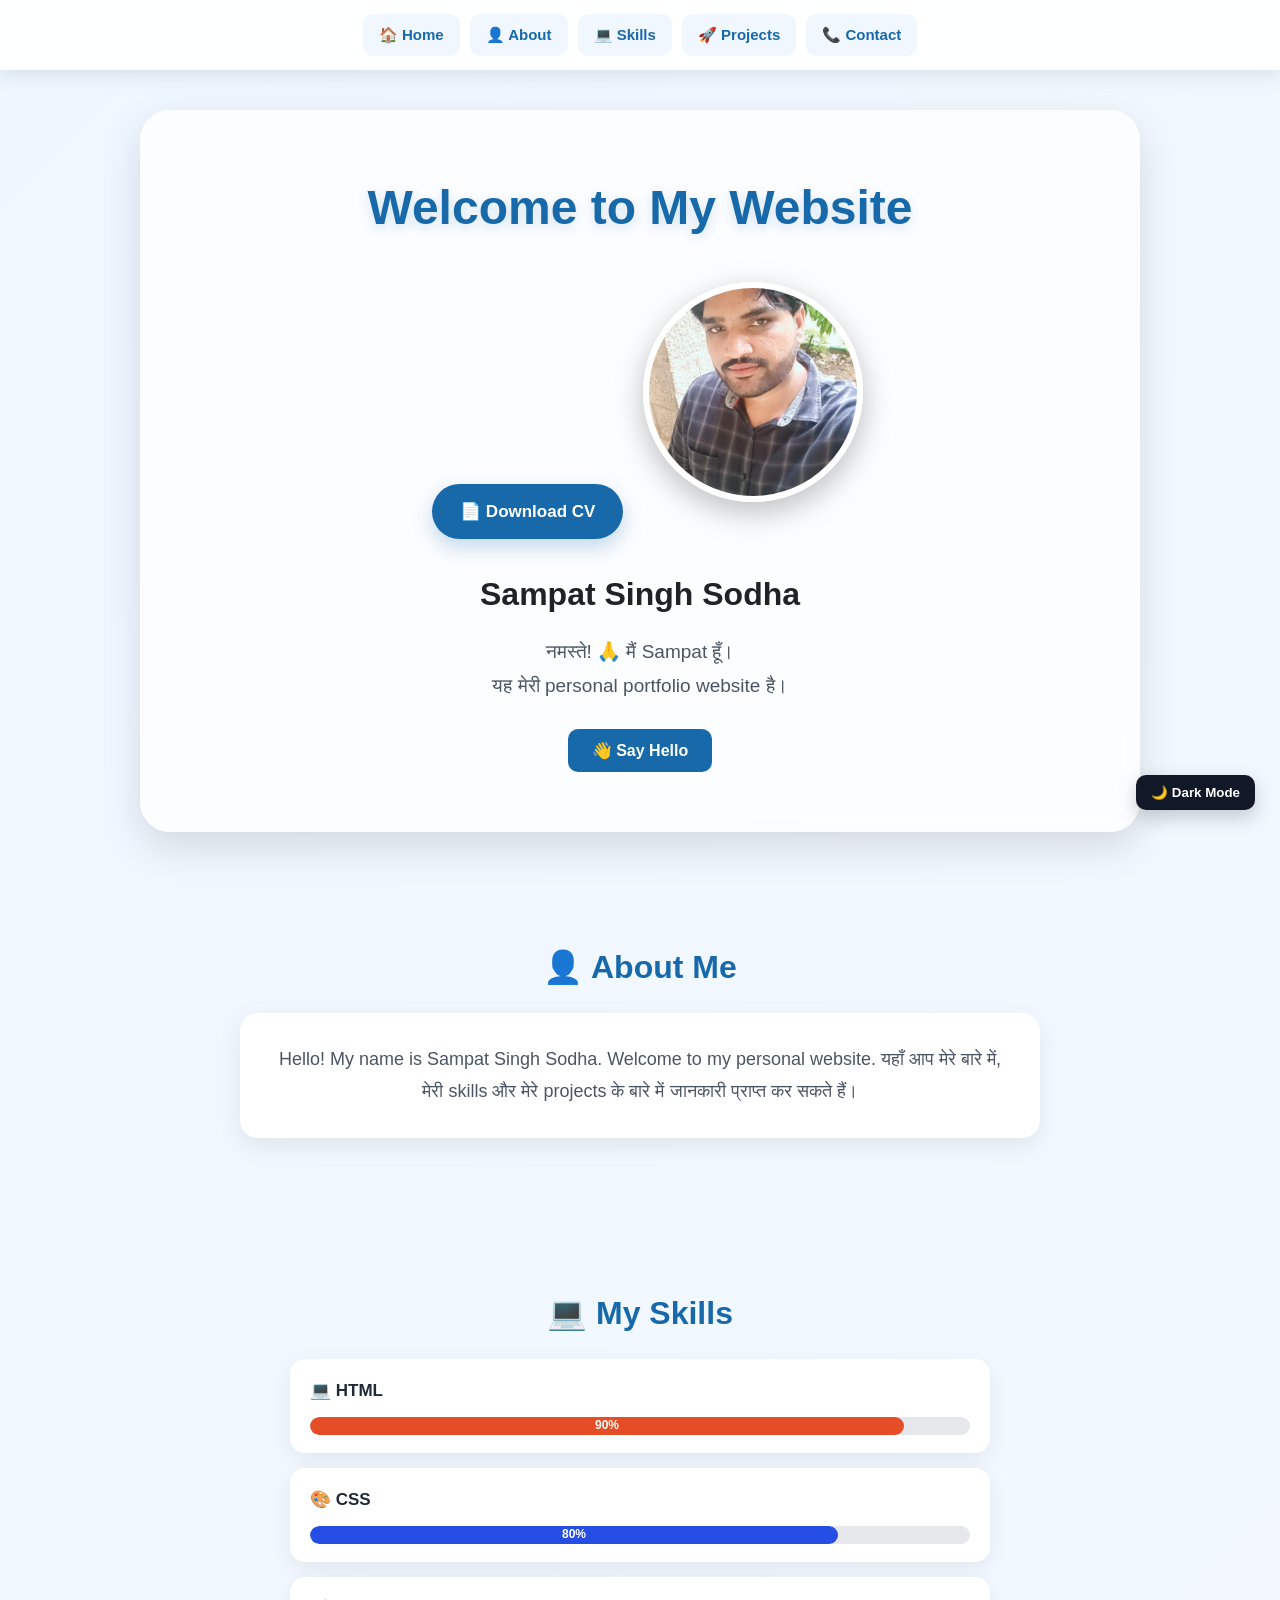
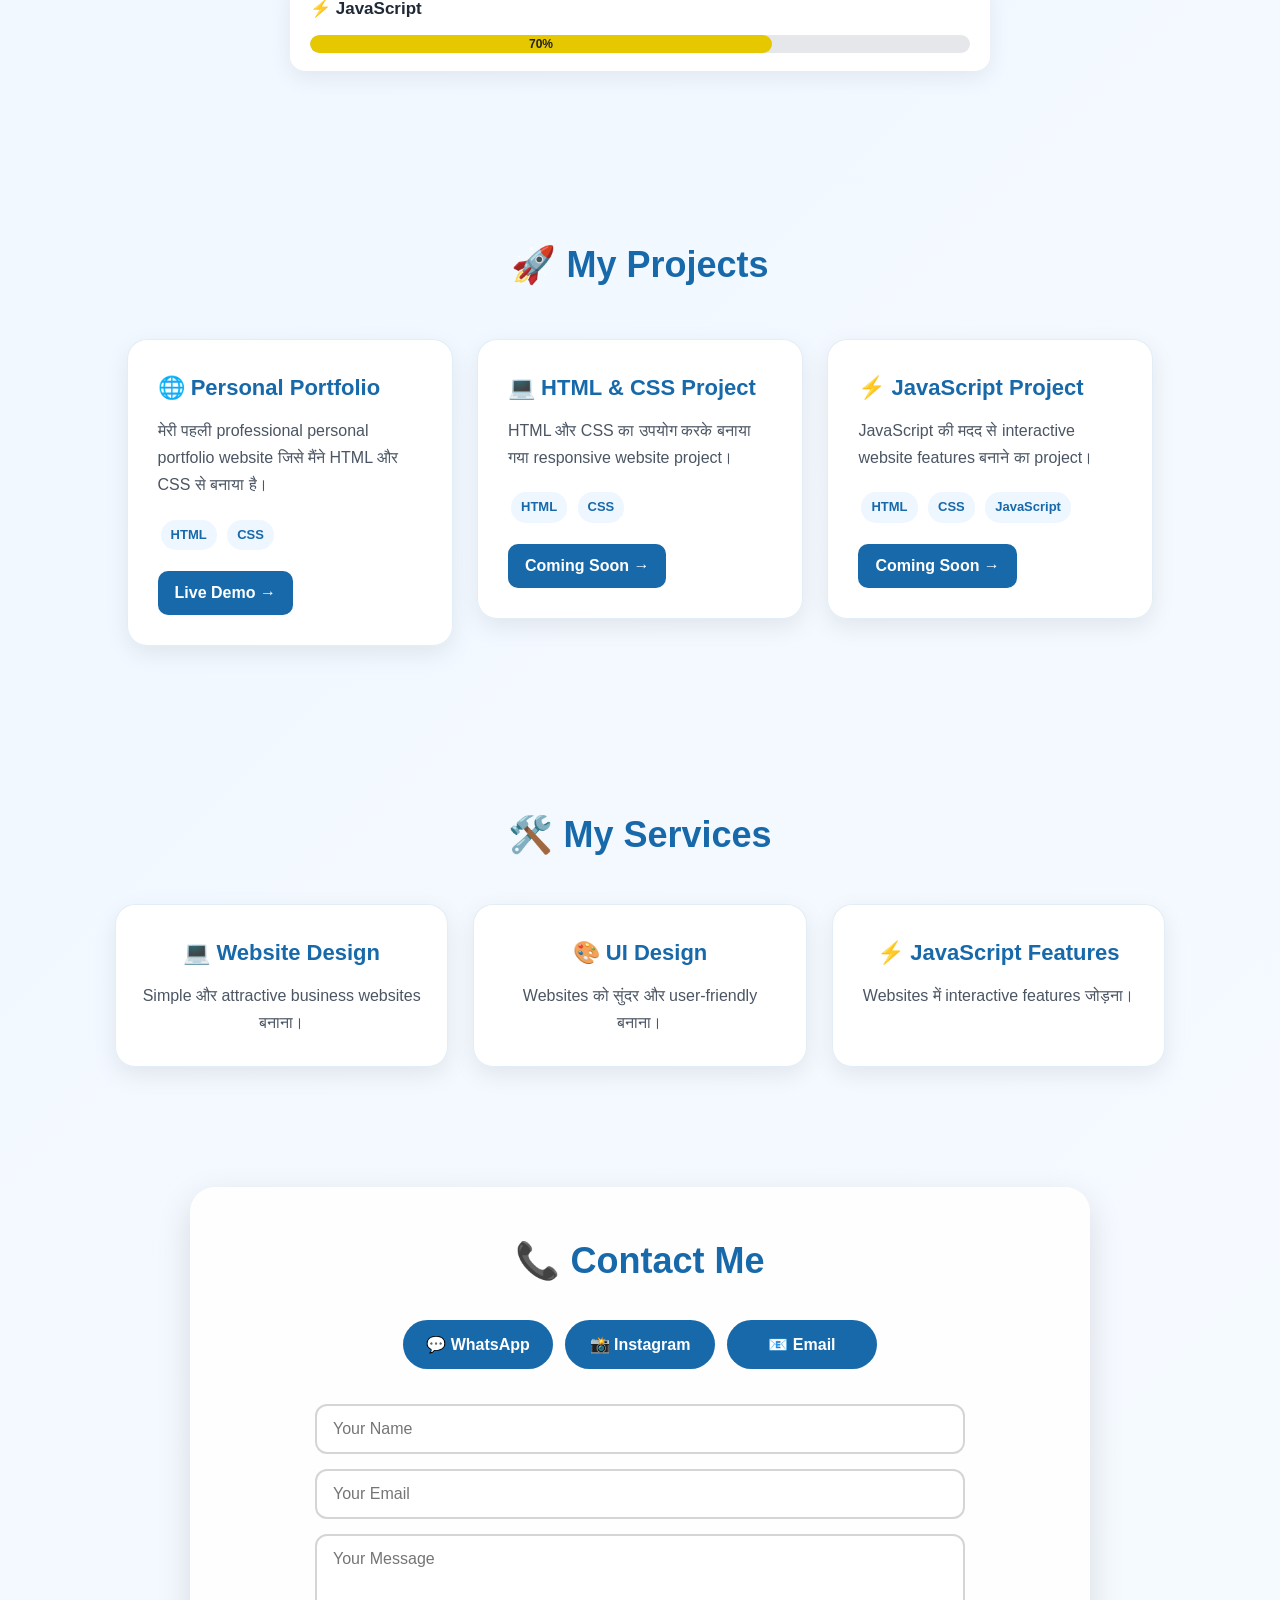
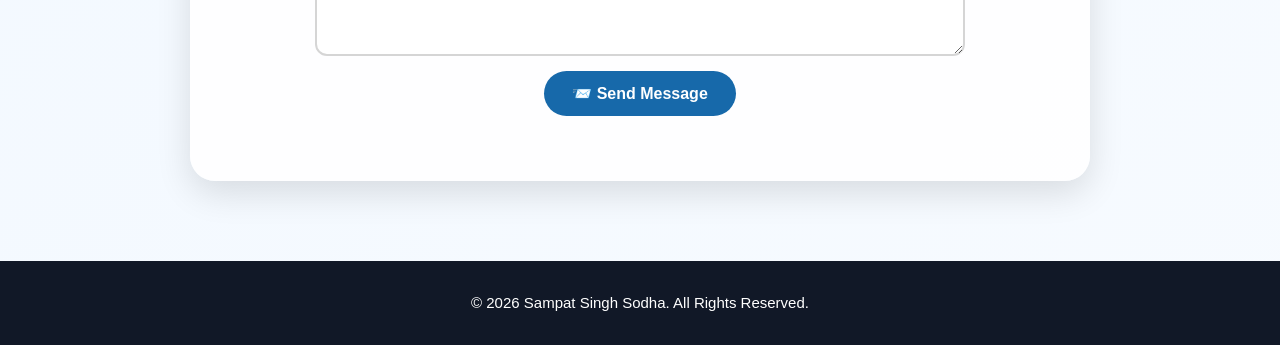
<file: index.html>
<!DOCTYPE html>
<html lang="hi">

<head>
    <meta charset="UTF-8">
    <meta name="viewport" content="width=device-width, initial-scale=1.0">

    <title>Sampat Singh Sodha | Web Developer in Jodhpur</title>

    <meta name="description"
        content="Sampat Singh Sodha is a web developer from Jodhpur, Rajasthan. Explore his personal website, skills in HTML, CSS, JavaScript and projects.">

    <meta name="keywords"
        content="Sampat Singh Sodha, Sampat Singh, Web Developer Jodhpur, Website Designer Jodhpur, HTML CSS JavaScript, Personal Website">

    <meta name="author" content="Sampat Singh Sodha">
    <meta name="robots" content="index, follow">

    <link rel="canonical"
        href="https://sampatsaasodha1234-ai.github.io/my-website/">

    <meta property="og:title"
        content="Sampat Singh Sodha | Web Developer in Jodhpur">

    <meta property="og:description"
        content="Personal website of Sampat Singh Sodha from Jodhpur, Rajasthan.">

    <meta property="og:type" content="website">

    <meta property="og:url"
        content="https://sampatsaasodha1234-ai.github.io/my-website/">

    <link rel="icon"
        type="image/webp"
        href="images/IMG_20240923_174800_741.webp">

    <link rel="stylesheet" href="style.css">
</head>

<body>

    <!-- ================= NAVBAR ================= -->

    <nav class="navbar">
        <a href="#home">🏠 Home</a>
        <a href="#about">👤 About</a>
        <a href="#skills">💻 Skills</a>
        <a href="#projects">🚀 Projects</a>
        <a href="#contact">📞 Contact</a>
    </nav>


    <!-- ================= HOME ================= -->

    <section id="home" class="home-section">

        <h1>Welcome to My Website</h1>

        <a href="cv.pdf" download class="cv-button">
            📄 Download CV
        </a>

        <img
            src="images/IMG_20240923_174800_741.webp"
            alt="Sampat Singh Sodha"
            width="250"
            height="250">

        <h2>Sampat Singh Sodha</h2>

        <p class="intro">
            नमस्ते! 🙏 मैं Sampat हूँ।<br>
            यह मेरी personal portfolio website है।
        </p>

        <button onclick="showMessage()">
            👋 Say Hello
        </button>

        <p id="message"></p>

    </section>


    <!-- ================= ABOUT ================= -->

    <section class="about" id="about">

        <h2>👤 About Me</h2>

        <div class="about-card">

            <p>
                Hello! My name is Sampat Singh Sodha.
                Welcome to my personal website.
                यहाँ आप मेरे बारे में, मेरी skills और मेरे projects
                के बारे में जानकारी प्राप्त कर सकते हैं।
            </p>

        </div>

    </section>


    <!-- ================= SKILLS ================= -->

    <section class="skills" id="skills">

        <h2>💻 My Skills</h2>

        <div class="skill-box">

            <span>💻 HTML</span>

            <div class="progress">
                <div class="progress-bar html">
                    90%
                </div>
            </div>

        </div>

        <div class="skill-box">

            <span>🎨 CSS</span>

            <div class="progress">
                <div class="progress-bar css">
                    80%
                </div>
            </div>

        </div>

        <div class="skill-box">

            <span>⚡ JavaScript</span>

            <div class="progress">
                <div class="progress-bar javascript">
                    70%
                </div>
            </div>

        </div>

    </section>


    <!-- ================= PROJECTS ================= -->

    <section class="projects" id="projects">

        <h2>🚀 My Projects</h2>

        <div class="project-box">

            <h3>🌐 Personal Portfolio</h3>

            <p>
                मेरी पहली professional personal portfolio
                website जिसे मैंने HTML और CSS से बनाया है।
            </p>

            <div class="project-tags">
                <span>HTML</span>
                <span>CSS</span>
            </div>

            <a href="https://sampatsaasodha1234-ai.github.io/my-website/"
                target="_blank">
                Live Demo →
            </a>

        </div>

        <div class="project-box">

            <h3>💻 HTML & CSS Project</h3>

            <p>
                HTML और CSS का उपयोग करके बनाया गया
                responsive website project।
            </p>

            <div class="project-tags">
                <span>HTML</span>
                <span>CSS</span>
            </div>

            <a href="#projects">
                Coming Soon →
            </a>

        </div>

        <div class="project-box">

            <h3>⚡ JavaScript Project</h3>

            <p>
                JavaScript की मदद से interactive
                website features बनाने का project।
            </p>

            <div class="project-tags">
                <span>HTML</span>
                <span>CSS</span>
                <span>JavaScript</span>
            </div>

            <a href="#projects">
                Coming Soon →
            </a>

        </div>

    </section>


    <!-- ================= SERVICES ================= -->

    <section class="services">

        <h2>🛠️ My Services</h2>

        <div class="service-box">

            <h3>💻 Website Design</h3>

            <p>
                Simple और attractive business
                websites बनाना।
            </p>

        </div>

        <div class="service-box">

            <h3>🎨 UI Design</h3>

            <p>
                Websites को सुंदर और
                user-friendly बनाना।
            </p>

        </div>

        <div class="service-box">

            <h3>⚡ JavaScript Features</h3>

            <p>
                Websites में interactive
                features जोड़ना।
            </p>

        </div>

    </section>


    <!-- ================= CONTACT ================= -->

    <section class="contact" id="contact">

        <h2>📞 Contact Me</h2>

        <div class="contact-links">

            <a
                href="https://wa.me/918769860087"
                target="_blank">
                💬 WhatsApp
            </a>

            <a
                href="https://www.instagram.com/sampatsingh.sodha09/"
                target="_blank">
                📸 Instagram
            </a>

            <a href="mailto:sampatsaasodha1234@gmail.com">
                📧 Email
            </a>

        </div>

        <form
            class="contact-form"
            onsubmit="sendMessage(event)">

            <input
                type="text"
                placeholder="Your Name"
                required>

            <input
                type="email"
                placeholder="Your Email"
                required>

            <textarea
                placeholder="Your Message"
                rows="5"
                required></textarea>

            <button type="submit">
                📨 Send Message
            </button>

            <p id="formMessage"></p>

        </form>

    </section>


    <!-- ================= DARK MODE ================= -->

    <button
        id="modeButton"
        onclick="toggleMode()">
        🌙 Dark Mode
    </button>


    <!-- ================= FOOTER ================= -->

    <footer>

        <p>
            © 2026 Sampat Singh Sodha. All Rights Reserved.
        </p>

    </footer>


    <!-- ================= TOP BUTTON ================= -->

    <button
        id="topButton"
        onclick="goToTop()">
        ⬆️ Top
    </button>


    <!-- ================= JAVASCRIPT ================= -->

    <script>

        function showMessage() {

            document.getElementById("message").innerText =
                "Welcome to my website! 🎉";

        }


        function sendMessage(event) {

            event.preventDefault();

            document.getElementById("formMessage").innerText =
                "Message sent successfully! 🎉";

        }

    </script>

    <script src="script.js"></script>

</body>

</html>
</file>
<file: style.css>
/* =========================================
   SAMPAT PORTFOLIO - PROFESSIONAL CSS
========================================= */

/* ---------- RESET ---------- */

* {
    margin: 0;
    padding: 0;
    box-sizing: border-box;
}

html {
    scroll-behavior: smooth;
}

body {
    font-family: Arial, sans-serif;
    text-align: center;
    color: #1f2937;
    background: linear-gradient(135deg, #eef6ff, #ffffff);
    background-size: 200% 200%;
    min-height: 100vh;
    line-height: 1.6;
    transition: background 0.4s ease, color 0.4s ease;
    animation: pageLoad 1s ease-in-out;
}

/* ---------- NAVBAR ---------- */

.navbar {
    position: sticky;
    top: 0;
    z-index: 1000;

    display: flex;
    justify-content: center;
    align-items: center;
    flex-wrap: wrap;
    gap: 10px;

    padding: 14px 20px;

    background: rgba(255, 255, 255, 0.92);
    backdrop-filter: blur(12px);

    box-shadow: 0 4px 20px rgba(0, 0, 0, 0.10);
}

.navbar a {
    display: inline-block;
    padding: 9px 16px;

    color: #1769aa;
    background: #f0f7ff;

    text-decoration: none;
    font-weight: bold;
    font-size: 15px;

    border-radius: 10px;

    transition: all 0.3s ease;
}

.navbar a:hover {
    color: white;
    background: #1769aa;
    transform: translateY(-4px);
    box-shadow: 0 8px 18px rgba(23, 105, 170, 0.25);
}

/* ---------- HOME / HERO ---------- */

#home {
    max-width: 1000px;
    margin: 40px auto 70px;
    padding: 60px 30px;

    text-align: center;

    border-radius: 30px;

    background: rgba(255, 255, 255, 0.75);

    box-shadow: 0 15px 40px rgba(0, 0, 0, 0.12);

    backdrop-filter: blur(10px);

    animation: heroAppear 1s ease-in-out;
}

#home h1 {
    margin-top: 0;
    margin-bottom: 20px;

    font-size: 48px;

    color: #1769aa;

    text-shadow: 0 4px 12px rgba(23, 105, 170, 0.18);

    animation: headingShow 1s ease-out;
}

#home img {
    width: 220px;
    height: 220px;

    margin: 15px 0;

    object-fit: cover;

    border-radius: 50%;

    border: 6px solid white;

    box-shadow: 0 10px 30px rgba(0, 0, 0, 0.25);

    transition: transform 0.4s ease, box-shadow 0.4s ease;

    animation: photoIn 1.2s ease;
}

#home img:hover {
    transform: scale(1.08) rotate(2deg);

    box-shadow: 0 15px 40px rgba(23, 105, 170, 0.35);
}

#home h2 {
    margin: 15px 0 10px;

    font-size: 32px;

    color: #222;
}

.intro {
    max-width: 700px;

    margin: 15px auto 25px;

    padding: 0 20px;

    font-size: 19px;

    line-height: 1.8;

    color: #4b5563;

    animation: fadeIn 1.4s ease;
}

/* ---------- CV BUTTON ---------- */

.cv-button {
    display: inline-block;

    margin: 15px;

    padding: 14px 28px;

    color: white;

    background: #1769aa;

    text-decoration: none;

    font-size: 17px;

    font-weight: bold;

    border-radius: 30px;

    box-shadow: 0 8px 20px rgba(23, 105, 170, 0.25);

    transition: all 0.3s ease;
}

.cv-button:hover {
    background: #0d47a1;

    transform: translateY(-5px) scale(1.05);

    box-shadow: 0 12px 25px rgba(23, 105, 170, 0.30);
}

/* ---------- GENERAL ---------- */

h2 {
    font-size: 32px;

    color: #1769aa;

    margin-bottom: 20px;

    transition: transform 0.3s ease;
}

h2:hover {
    transform: scale(1.04);
}

h3 {
    margin-bottom: 10px;
}

p {
    font-size: 18px;

    color: #4b5563;
}

/* ---------- SECTIONS ---------- */

.about,
.contact,
.skills,
.projects,
.services {
    max-width: 1100px;

    margin: 70px auto 0;

    padding: 40px 25px;
}

/* ---------- ABOUT ---------- */

.about-card {
    max-width: 800px;

    margin: 0 auto;

    padding: 30px;

    background: white;

    border-radius: 18px;

    box-shadow: 0 8px 25px rgba(0, 0, 0, 0.08);

    line-height: 1.8;

    transition: all 0.4s ease;
}

.about-card:hover {
    transform: translateY(-8px);

    box-shadow: 0 15px 35px rgba(0, 0, 0, 0.15);
}

/* ---------- SKILLS ---------- */

.skills {
    max-width: 750px;
}

.skill-box {
    width: 100%;

    margin: 15px 0;

    padding: 18px 20px;

    text-align: left;

    background: white;

    border-radius: 15px;

    box-shadow: 0 7px 22px rgba(0, 0, 0, 0.07);

    transition: transform 0.35s ease, box-shadow 0.35s ease;
}

.skill-box:hover {
    transform: translateY(-8px) scale(1.02);

    box-shadow: 0 12px 28px rgba(0, 0, 0, 0.15);
}

.skill-box span {
    display: inline-block;

    font-size: 17px;

    font-weight: bold;

    margin-bottom: 8px;

    transition: transform 0.3s ease;
}

.skill-box:hover span {
    transform: scale(1.08);
}

/* ---------- PROGRESS BARS ---------- */

.progress {
    width: 100%;

    height: 18px;

    margin-top: 5px;

    background: #e5e7eb;

    border-radius: 20px;

    overflow: hidden;
}

.progress-bar {
    height: 100%;

    display: flex;

    align-items: center;

    justify-content: center;

    border-radius: 20px;

    color: white;

    font-size: 12px;

    font-weight: bold;

    animation: fillBar 1.8s ease;
}

.progress-bar.html {
    width: 90%;
    background: #e44d26;
}

.progress-bar.css {
    width: 80%;
    background: #264de4;
}

.progress-bar.javascript {
    width: 70%;
    background: #e5c800;
    color: #222;
}

/* ---------- PROJECTS ---------- */

.projects {
    max-width: 1100px;
}

.projects h2 {
    font-size: 36px;

    margin-bottom: 35px;
}

.project-box {
    display: inline-block;

    vertical-align: top;

    width: calc(33.333% - 24px);

    min-height: 230px;

    margin: 10px;

    padding: 30px;

    text-align: left;

    background: rgba(255, 255, 255, 0.95);

    border-radius: 20px;

    border: 1px solid rgba(23, 105, 170, 0.12);

    box-shadow: 0 8px 25px rgba(0, 0, 0, 0.08);

    transition: transform 0.35s ease, box-shadow 0.35s ease;
}

/* ✨ PROJECT HOVER ANIMATION */

.project-box:hover {
    transform: translateY(-12px) scale(1.02);

    box-shadow: 0 18px 40px rgba(23, 105, 170, 0.22);
}

.project-box h3 {
    color: #1769aa;

    font-size: 22px;

    margin-bottom: 12px;

    transition: transform 0.3s ease;
}

.project-box:hover h3 {
    transform: translateX(5px);
}

.project-box p {
    font-size: 16px;

    line-height: 1.7;

    margin-bottom: 18px;
}

.project-tags {
    margin-bottom: 18px;
}

.project-tags span {
    display: inline-block;

    padding: 5px 10px;

    margin: 3px;

    border-radius: 15px;

    background: #eef6ff;

    color: #1769aa;

    font-size: 13px;

    font-weight: bold;
}

.project-box a {
    display: inline-block;

    padding: 9px 17px;

    color: white !important;

    background: #1769aa;

    text-decoration: none;

    border-radius: 10px;

    font-weight: bold;

    transition: all 0.3s ease;
}

.project-box a:hover {
    background: #0d47a1;

    transform: translateY(-3px) scale(1.05);

    box-shadow: 0 8px 20px rgba(23, 105, 170, 0.3);
}

/* ---------- SERVICES ---------- */

.services {
    max-width: 1100px;

    display: grid;

    grid-template-columns: repeat(3, 1fr);

    gap: 25px;
}

.services h2 {
    grid-column: 1 / -1;

    font-size: 36px;

    margin-bottom: 15px;
}

.service-box {
    padding: 30px 25px;

    background: rgba(255, 255, 255, 0.95);

    border-radius: 20px;

    border: 1px solid rgba(23, 105, 170, 0.12);

    box-shadow: 0 8px 25px rgba(0, 0, 0, 0.08);

    transition: transform 0.35s ease, box-shadow 0.35s ease;
}

.service-box:hover {
    transform: translateY(-12px) scale(1.02);

    box-shadow: 0 18px 40px rgba(23, 105, 170, 0.22);
}

.service-box h3 {
    font-size: 22px;

    color: #1769aa;

    margin-bottom: 12px;
}

.service-box p {
    font-size: 16px;

    line-height: 1.7;
}

/* ---------- CONTACT ---------- */

.contact {
    max-width: 900px;

    margin: 80px auto;

    padding: 45px 30px;

    background: rgba(255, 255, 255, 0.9);

    border-radius: 25px;

    box-shadow: 0 12px 35px rgba(0, 0, 0, 0.12);

    transition: all 0.4s ease;
}

.contact:hover {
    transform: translateY(-5px);

    box-shadow: 0 16px 40px rgba(0, 0, 0, 0.15);
}

.contact h2 {
    font-size: 36px;

    margin-bottom: 30px;
}

/* ---------- CONTACT LINKS ---------- */

.contact-links {
    display: flex;

    justify-content: center;

    flex-wrap: wrap;

    gap: 12px;

    margin-bottom: 25px;
}

.contact-links a {
    display: inline-block;

    min-width: 150px;

    padding: 12px 22px;

    border-radius: 25px;

    background: #1769aa;

    color: white !important;

    text-decoration: none;

    font-weight: bold;

    transition: all 0.3s ease;
}

.contact-links a:hover {
    transform: translateY(-5px) scale(1.04);

    box-shadow: 0 8px 20px rgba(23, 105, 170, 0.3);
}

/* ---------- CONTACT FORM ---------- */

.contact-form {
    max-width: 650px;

    margin: 35px auto 0;

    display: flex;

    flex-direction: column;

    gap: 15px;
}

.contact-form input,
.contact-form textarea {
    width: 100%;

    box-sizing: border-box;

    padding: 14px 16px;

    border: 2px solid #d5d5d5;

    border-radius: 12px;

    font-size: 16px;

    font-family: Arial, sans-serif;

    outline: none;

    transition: border-color 0.3s ease, box-shadow 0.3s ease;
}

.contact-form input:focus,
.contact-form textarea:focus {
    border-color: #1769aa;

    box-shadow: 0 0 0 4px rgba(23, 105, 170, 0.10);
}

.contact-form textarea {
    resize: vertical;
}

.contact-form button {
    align-self: center;

    padding: 13px 28px;

    border: none;

    border-radius: 25px;

    background: #1769aa;

    color: white;

    font-size: 16px;

    font-weight: bold;

    cursor: pointer;

    transition: all 0.3s ease;
}

.contact-form button:hover {
    transform: translateY(-4px) scale(1.04);

    box-shadow: 0 8px 20px rgba(23, 105, 170, 0.3);
}

#formMessage {
    margin: 5px 0 0;

    color: #1769aa;

    font-size: 16px;

    font-weight: bold;
}

/* ---------- BUTTONS ---------- */

button {
    cursor: pointer;

    transition: all 0.3s ease;
}

button:hover {
    transform: translateY(-4px);

    box-shadow: 0 10px 22px rgba(0, 0, 0, 0.2);
}

button[onclick="showMessage()"] {
    padding: 12px 24px;

    border: none;

    border-radius: 10px;

    color: white;

    background: #1769aa;

    font-size: 16px;

    font-weight: bold;
}

button[onclick="showMessage()"]:hover {
    background: #0d47a1;
}

/* ---------- DARK MODE BUTTON ---------- */

#modeButton {
    position: fixed;

    right: 25px;

    bottom: 90px;

    padding: 10px 15px;

    border: none;

    border-radius: 10px;

    color: white;

    background: #111827;

    cursor: pointer;

    font-weight: bold;

    box-shadow: 0 7px 20px rgba(0, 0, 0, 0.20);

    z-index: 999;
}

#modeButton:hover {
    transform: translateY(-3px);
}

/* ---------- TOP BUTTON ---------- */

#topButton {
    position: fixed;

    right: 25px;

    bottom: 25px;

    width: 52px;

    height: 52px;

    padding: 0;

    display: flex;

    align-items: center;

    justify-content: center;

    border: none;

    border-radius: 50%;

    color: white;

    background: #1769aa;

    cursor: pointer;

    box-shadow: 0 8px 20px rgba(0, 0, 0, 0.20);

    z-index: 999;
}

#topButton:hover {
    transform: translateY(-5px) scale(1.05);

    background: #0d47a1;
}

/* ---------- FOOTER ---------- */

footer {
    margin-top: 80px;

    padding: 30px 20px;

    background: #111827;

    color: white;
}

footer p {
    margin: 0;

    color: white;

    font-size: 15px;
}

/* ---------- DARK MODE ---------- */

body.dark-mode {
    background: #111827 !important;

    color: white;
}

body.dark-mode p {
    color: #d1d5db;
}

body.dark-mode h1,
body.dark-mode h2,
body.dark-mode h3 {
    color: #7ec8ff !important;
}

body.dark-mode .navbar {
    background: rgba(17, 24, 39, 0.95);
}

body.dark-mode .navbar a {
    color: white;

    background: #1f2937;
}

body.dark-mode .navbar a:hover {
    background: #374151;
}

body.dark-mode #home {
    background: rgba(34, 34, 34, 0.95);

    box-shadow: 0 15px 40px rgba(0, 0, 0, 0.5);
}

body.dark-mode #home h1,
body.dark-mode #home h2,
body.dark-mode #home .intro {
    color: white !important;
}

body.dark-mode .about-card,
body.dark-mode .skill-box,
body.dark-mode .project-box,
body.dark-mode .service-box,
body.dark-mode .contact {
    background: #222 !important;

    color: white !important;

    border-color: #444 !important;
}

body.dark-mode .project-box p,
body.dark-mode .service-box p,
body.dark-mode .about-card p {
    color: #ddd !important;
}

body.dark-mode .project-box h3,
body.dark-mode .service-box h3 {
    color: #7ec8ff !important;
}

body.dark-mode .project-tags span {
    background: #333;

    color: #7ec8ff;
}

body.dark-mode .contact-links a {
    background: #333;

    color: white !important;
}

body.dark-mode .contact-form input,
body.dark-mode .contact-form textarea {
    background: #333;

    color: white;

    border-color: #555;
}

body.dark-mode .contact-form input::placeholder,
body.dark-mode .contact-form textarea::placeholder {
    color: #bbb;
}

body.dark-mode .progress {
    background: #374151;
}

body.dark-mode #formMessage {
    color: #7ec8ff;
}

body.dark-mode footer {
    background: #0b0f17;
}

/* ---------- SCROLL POSITION ---------- */

#home,
#about,
#skills,
#projects,
#contact {
    scroll-margin-top: 90px;
}

/* ---------- ANIMATIONS ---------- */

@keyframes pageLoad {
    from {
        opacity: 0;
    }

    to {
        opacity: 1;
    }
}

@keyframes heroAppear {
    from {
        opacity: 0;
        transform: translateY(30px);
    }

    to {
        opacity: 1;
        transform: translateY(0);
    }
}

@keyframes headingShow {
    from {
        opacity: 0;
        transform: translateY(-30px);
    }

    to {
        opacity: 1;
        transform: translateY(0);
    }
}

@keyframes photoIn {
    from {
        opacity: 0;
        transform: scale(0.8);
    }

    to {
        opacity: 1;
        transform: scale(1);
    }
}

@keyframes fadeIn {
    from {
        opacity: 0;
        transform: translateY(20px);
    }

    to {
        opacity: 1;
        transform: translateY(0);
    }
}

@keyframes fillBar {
    from {
        width: 0;
    }
}

/* ---------- MOBILE RESPONSIVE ---------- */

@media (max-width: 800px) {

    #home {
        width: 90%;
        box-sizing: border-box;
        padding: 45px 20px;
    }

    #home h1 {
        font-size: 38px;
    }

    .project-box {
        width: calc(50% - 24px);
    }

    .services {
        grid-template-columns: 1fr 1fr;
    }
}

@media (max-width: 600px) {

    .navbar {
        gap: 5px;

        padding: 10px 5px;
    }

    .navbar a {
        font-size: 13px;

        padding: 8px 10px;
    }

    #home {
        width: 90%;

        margin: 30px auto 50px;

        padding: 40px 20px;

        border-radius: 22px;
    }

    #home h1 {
        font-size: 30px;
    }

    #home img {
        width: 180px;

        height: 180px;
    }

    #home h2 {
        font-size: 26px;
    }

    .intro {
        font-size: 16px;
    }

    h2 {
        font-size: 27px;
    }

    p {
        font-size: 16px;
    }

    .about,
    .contact,
    .skills,
    .projects,
    .services {
        width: 90%;

        padding: 25px 10px;

        margin: 50px auto;
    }

    .project-box {
        display: block;

        width: 100%;

        margin: 15px 0;
    }

    .services {
        display: grid;

        grid-template-columns: 1fr;

        gap: 15px;
    }

    .services h2 {
        grid-column: auto;
    }

    .contact {
        padding: 35px 20px;
    }

    .contact-links {
        flex-direction: column;

        align-items: center;
    }

    .contact-links a {
        width: 80%;

        min-width: auto;
    }

    .contact-form {
        width: 100%;

        padding: 0;
    }

    #modeButton {
        right: 15px;

        bottom: 70px;

        font-size: 13px;

        padding: 10px 14px;
    }

    #topButton {
        right: 15px;

        bottom: 15px;
    }
}

@media (max-width: 400px) {

    .navbar a {
        font-size: 11px;

        padding: 7px 8px;
    }

    #home h1 {
        font-size: 26px;
    }

    #home img {
        width: 165px;

        height: 165px;
    }

    .cv-button {
        font-size: 15px;

        padding: 10px 18px;
    }
}
</file>
